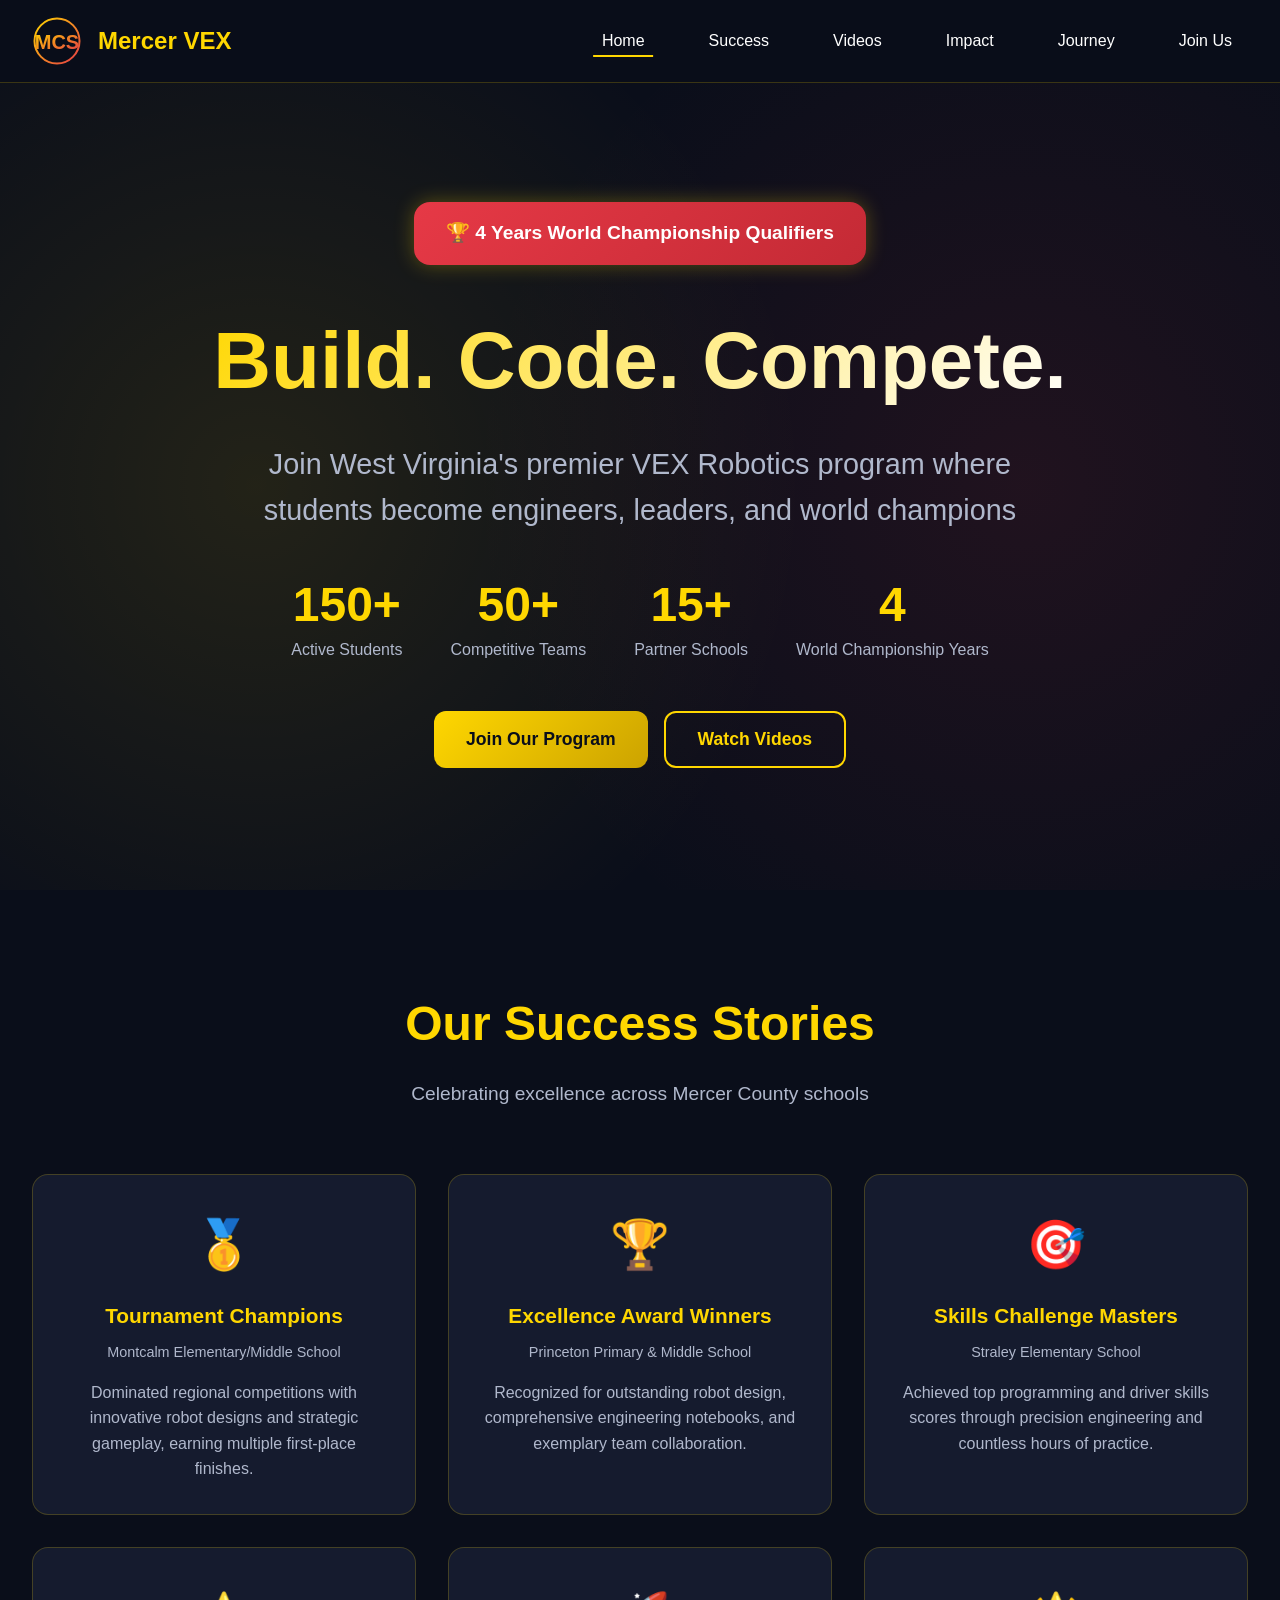
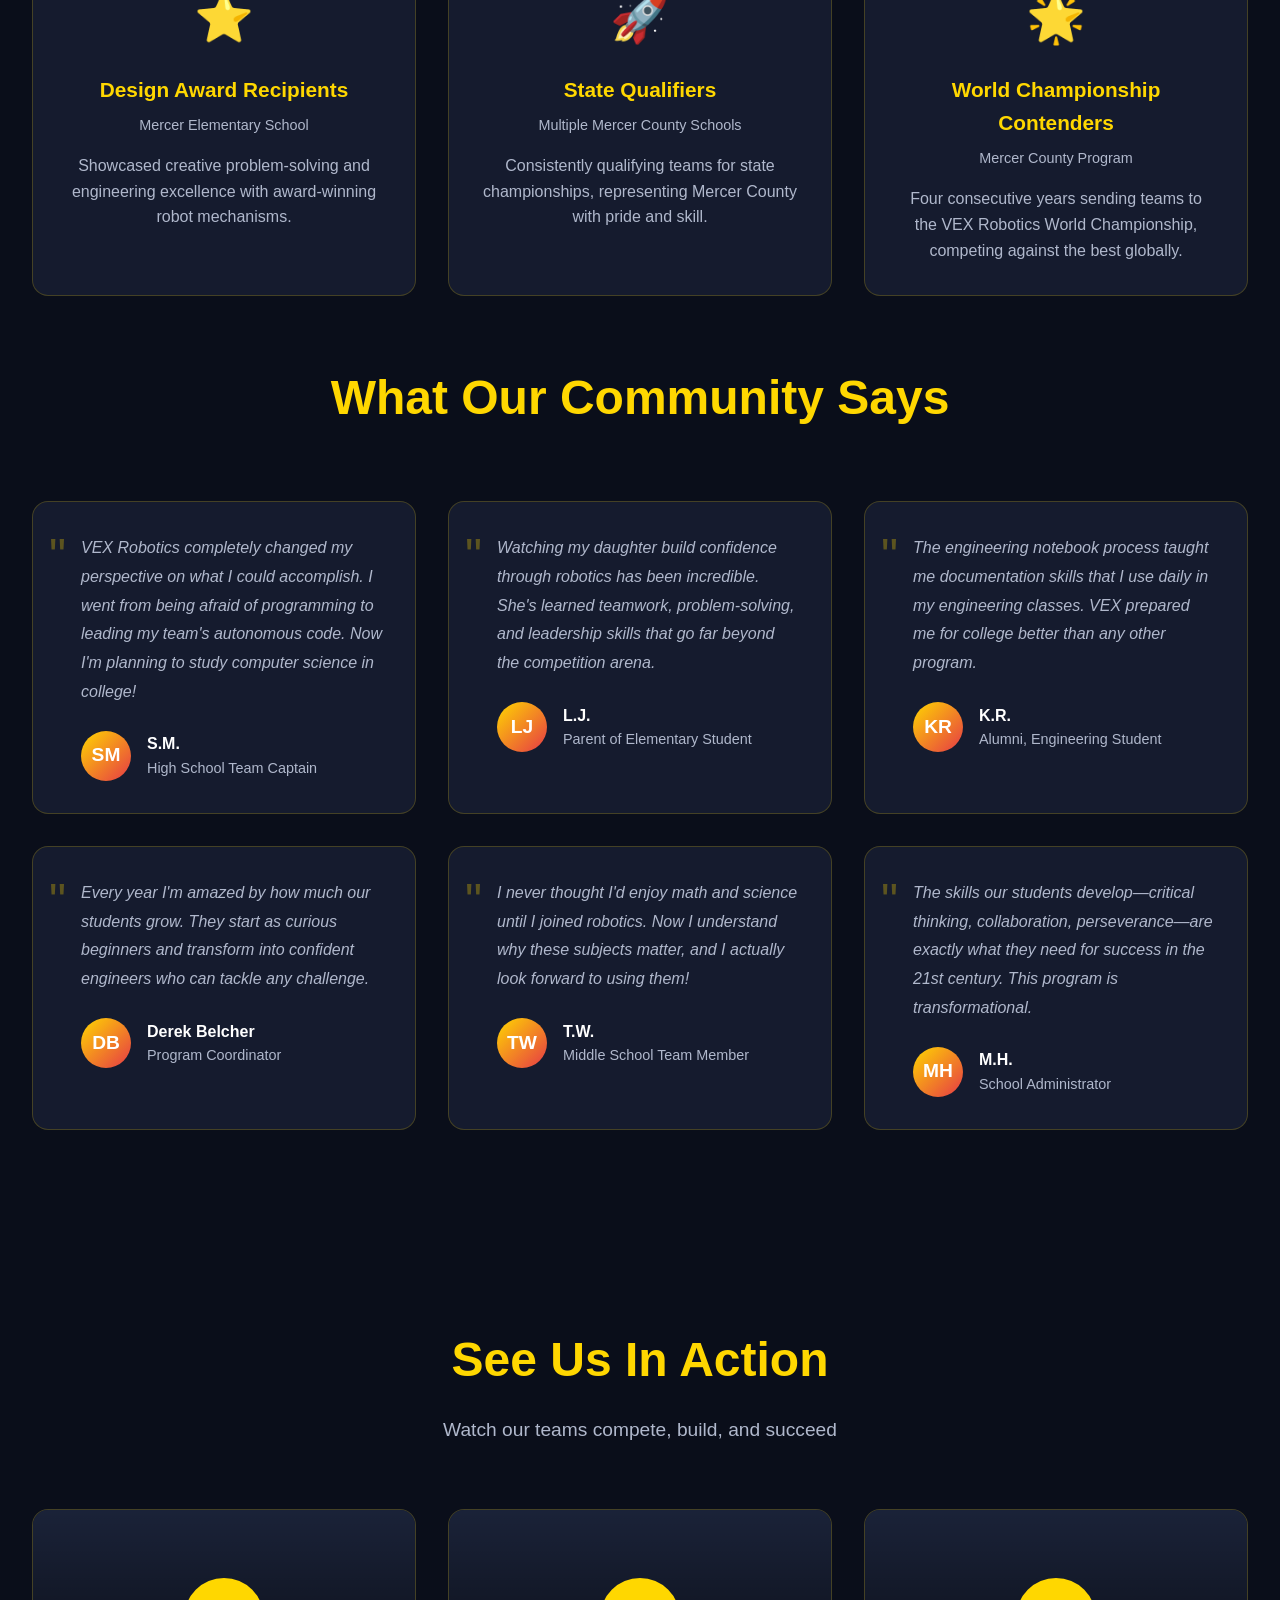
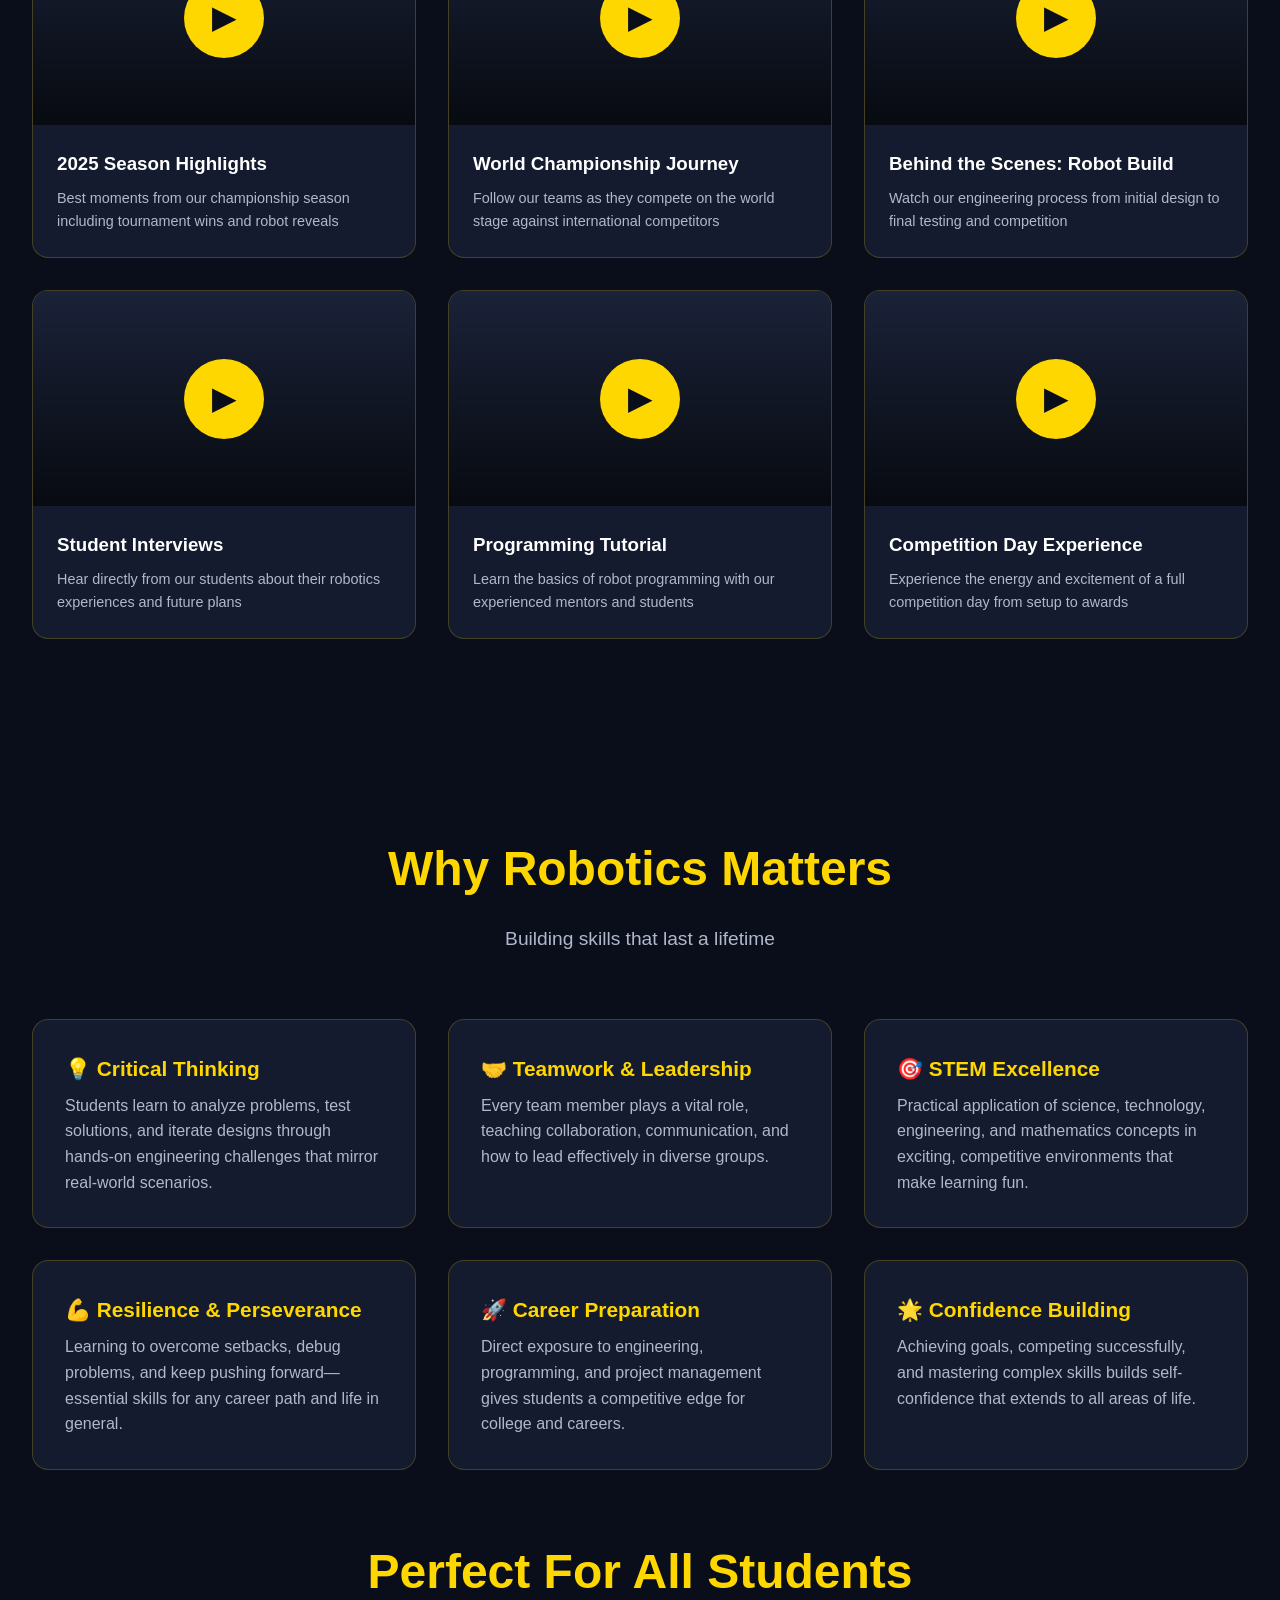
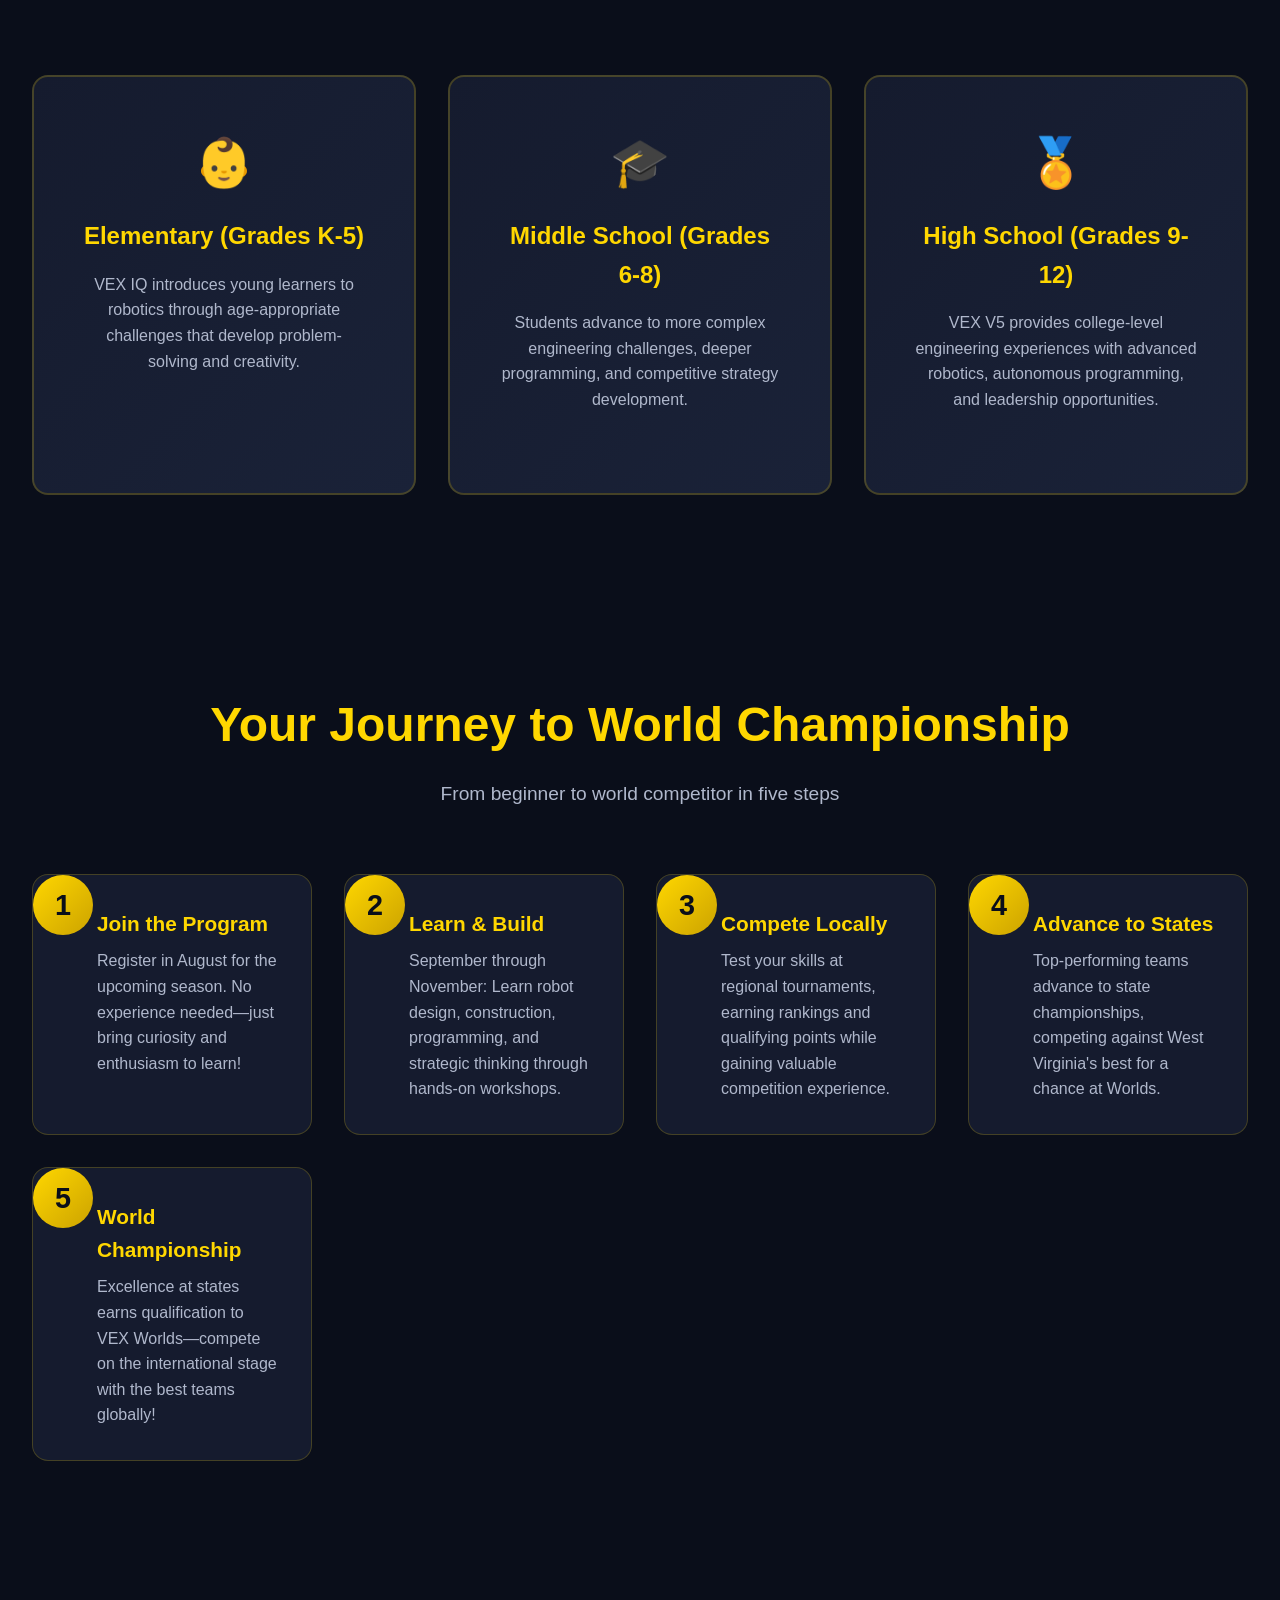
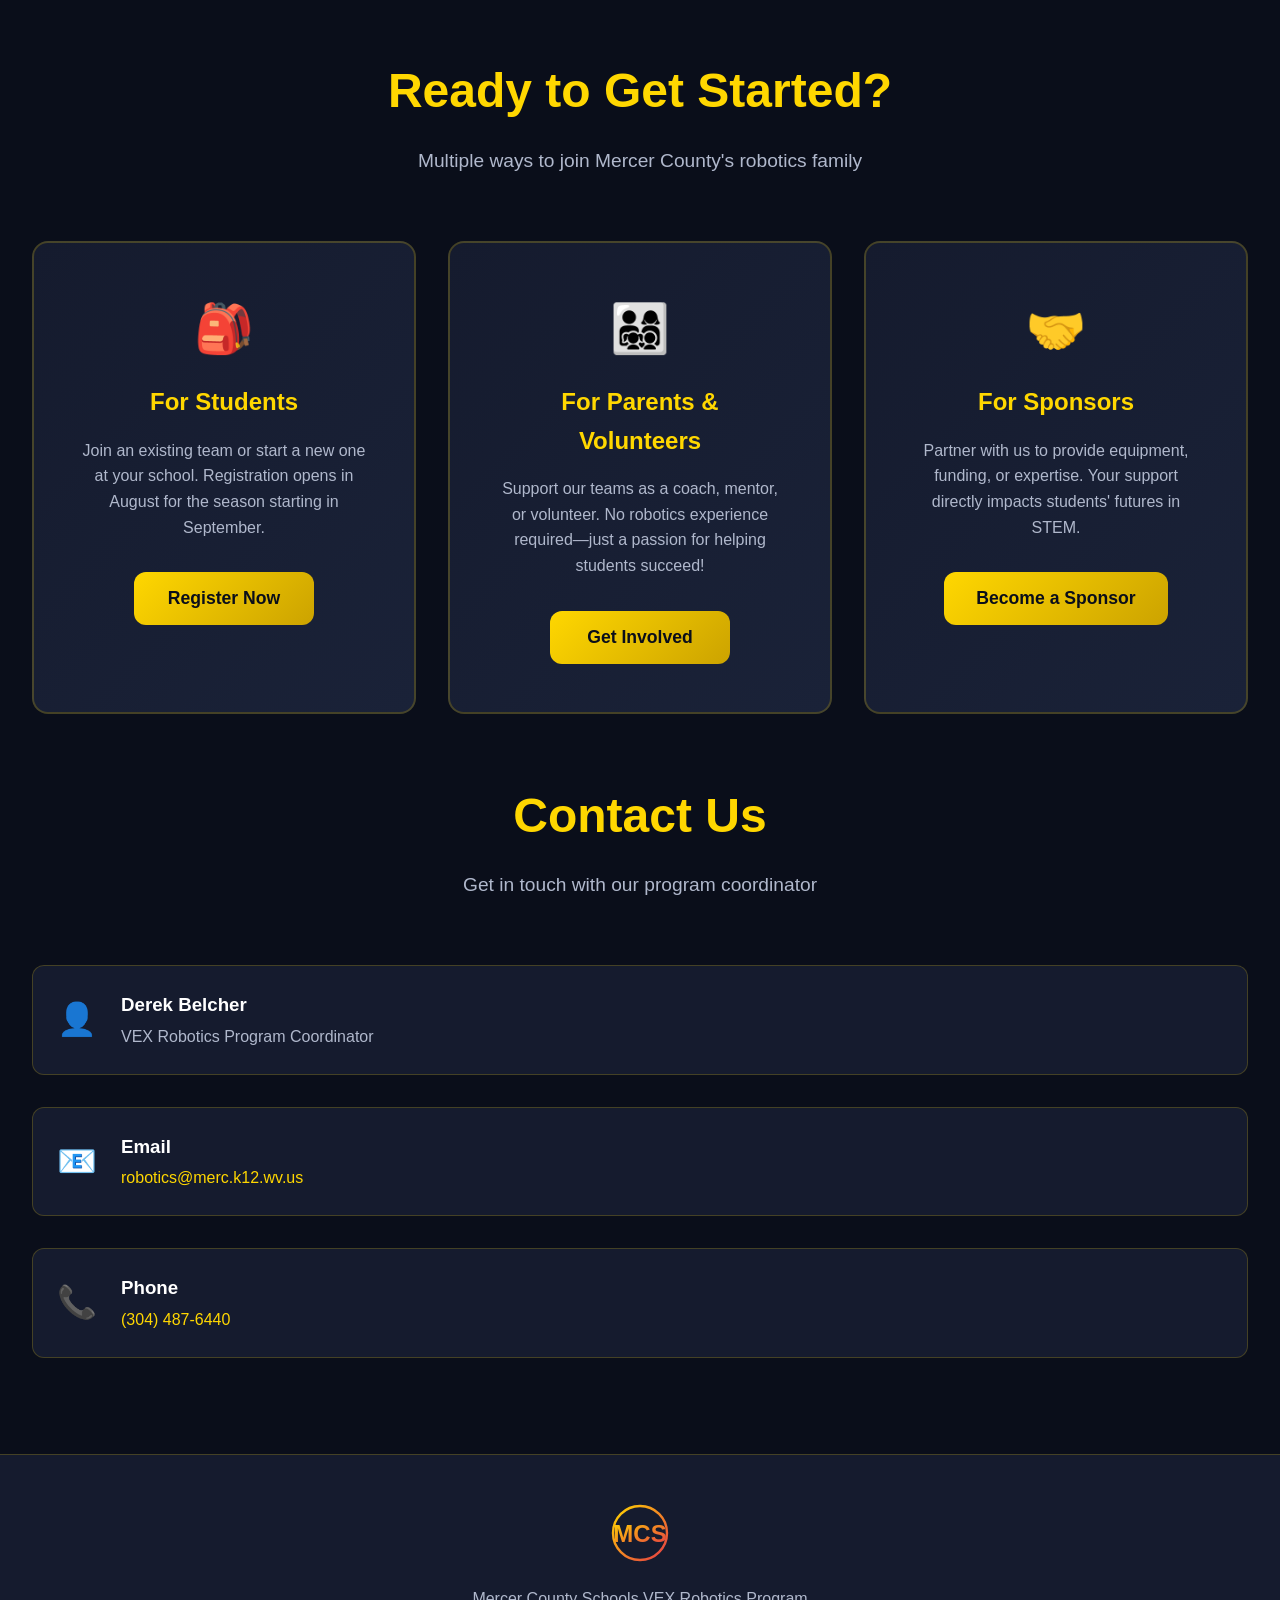
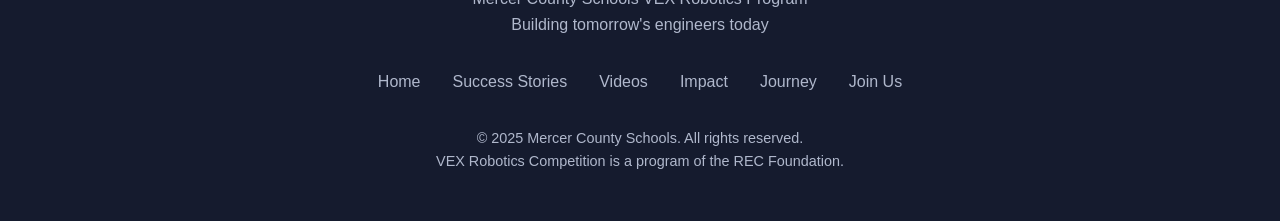
<file: index.html>
<!DOCTYPE html>
<html lang="en">
<head>
    <meta charset="UTF-8">
    <meta name="viewport" content="width=device-width, initial-scale=1.0">
    <meta name="description" content="Mercer County Schools VEX Robotics Program - Building future engineers through hands-on robotics competition. 4-time World Championship qualifiers with 150+ active students.">
    <meta name="keywords" content="VEX Robotics, Mercer County, West Virginia, STEM education, robotics competition, World Championship">
    <meta name="author" content="Mercer County Schools">
    
    <!-- Open Graph -->
    <meta property="og:title" content="Mercer County VEX Robotics">
    <meta property="og:description" content="Build. Code. Compete. Join WV's premier robotics program.">
    <meta property="og:type" content="website">
    
    <!-- Twitter Card -->
    <meta name="twitter:card" content="summary_large_image">
    <meta name="twitter:title" content="Mercer County VEX Robotics">
    
    <title>Mercer County VEX Robotics | Build. Code. Compete.</title>
    
    <style>
        /* ===== CSS VARIABLES ===== */
        :root {
            --primary-gold: #FFD700;
            --dark-gold: #CCA300;
            --vex-red: #E63946;
            --dark-red: #C42A35;
            --bg-dark: #0A0E1A;
            --bg-card: #151B2E;
            --bg-card-hover: #1A2238;
            --text-light: #FFFFFF;
            --text-gray: #B0B8CC;
            --border-color: rgba(255, 215, 0, 0.2);
            
            --spacing-xs: 0.5rem;
            --spacing-sm: 1rem;
            --spacing-md: 2rem;
            --spacing-lg: 4rem;
            --spacing-xl: 6rem;
            
            --radius-sm: 8px;
            --radius-md: 12px;
            --radius-lg: 16px;
            --radius-xl: 24px;
            
            --transition-fast: 0.2s ease;
            --transition-normal: 0.3s ease;
            --transition-slow: 0.5s ease;
            
            --shadow-sm: 0 2px 8px rgba(0, 0, 0, 0.2);
            --shadow-md: 0 4px 16px rgba(0, 0, 0, 0.3);
            --shadow-lg: 0 8px 32px rgba(0, 0, 0, 0.4);
            --shadow-glow: 0 0 20px rgba(255, 215, 0, 0.3);
            
            --z-modal: 1000;
            --z-header: 100;
            --z-cursor: 9999;
        }
        
        /* ===== RESET & BASE ===== */
        * {
            margin: 0;
            padding: 0;
            box-sizing: border-box;
        }
        
        html {
            scroll-behavior: smooth;
            font-size: 16px;
        }
        
        body {
            font-family: -apple-system, BlinkMacSystemFont, 'Segoe UI', Roboto, 'Helvetica Neue', Arial, sans-serif;
            background-color: var(--bg-dark);
            color: var(--text-light);
            line-height: 1.6;
            overflow-x: hidden;
        }
        
        img {
            max-width: 100%;
            height: auto;
            display: block;
        }
        
        a {
            color: inherit;
            text-decoration: none;
        }
        
        /* ===== CUSTOM CURSOR (Desktop Only) ===== */
        @media (hover: hover) and (pointer: fine) {
            body {
                cursor: none;
            }
            
            .cursor-glow {
                position: fixed;
                width: 30px;
                height: 30px;
                border-radius: 50%;
                background: radial-gradient(circle, var(--primary-gold) 0%, transparent 70%);
                pointer-events: none;
                z-index: var(--z-cursor);
                opacity: 0;
                transition: opacity 0.3s ease;
                mix-blend-mode: screen;
            }
            
            .cursor-glow.active {
                opacity: 0.6;
            }
        }
        
        /* ===== HEADER & NAVIGATION ===== */
        header {
            position: fixed;
            top: 0;
            left: 0;
            right: 0;
            background: rgba(10, 14, 26, 0.95);
            backdrop-filter: blur(10px);
            z-index: var(--z-header);
            border-bottom: 1px solid var(--border-color);
        }
        
        nav {
            max-width: 1400px;
            margin: 0 auto;
            padding: 1rem 2rem;
            display: flex;
            justify-content: space-between;
            align-items: center;
        }
        
        .logo-container {
            display: flex;
            align-items: center;
            gap: 1rem;
        }
        
        .logo {
            width: 50px;
            height: 50px;
            animation: float 3s ease-in-out infinite;
        }
        
        .logo-text {
            font-size: 1.5rem;
            font-weight: 700;
            color: var(--primary-gold);
        }
        
        .nav-links {
            display: flex;
            list-style: none;
            gap: 2rem;
            align-items: center;
        }
        
        .nav-links a {
            position: relative;
            padding: 0.5rem 1rem;
            transition: color var(--transition-fast);
            font-weight: 500;
        }
        
        .nav-links a:hover {
            color: var(--primary-gold);
        }
        
        .nav-links a::after {
            content: '';
            position: absolute;
            bottom: 0;
            left: 50%;
            width: 0;
            height: 2px;
            background: var(--primary-gold);
            transform: translateX(-50%);
            transition: width var(--transition-normal);
        }
        
        .nav-links a:hover::after,
        .nav-links a.active::after {
            width: 80%;
        }
        
        .mobile-menu-btn {
            display: none;
            background: none;
            border: none;
            cursor: pointer;
            padding: 0.5rem;
        }
        
        .mobile-menu-btn span {
            display: block;
            width: 25px;
            height: 3px;
            background: var(--text-light);
            margin: 5px 0;
            transition: var(--transition-normal);
        }
        
        /* ===== MAIN CONTENT ===== */
        main {
            margin-top: 80px;
        }
        
        section {
            padding: var(--spacing-xl) var(--spacing-md);
            max-width: 1400px;
            margin: 0 auto;
        }
        
        /* ===== HERO SECTION ===== */
        .hero {
            position: relative;
            min-height: 90vh;
            display: flex;
            flex-direction: column;
            justify-content: center;
            align-items: center;
            text-align: center;
            overflow: hidden;
            padding: var(--spacing-xl) var(--spacing-md);
        }
        
        .hero::before {
            content: '';
            position: absolute;
            top: 0;
            left: 0;
            right: 0;
            bottom: 0;
            background: 
                radial-gradient(circle at 20% 50%, rgba(255, 215, 0, 0.1) 0%, transparent 50%),
                radial-gradient(circle at 80% 50%, rgba(230, 57, 70, 0.1) 0%, transparent 50%);
            z-index: -1;
        }
        
        .hero-banner {
            background: linear-gradient(135deg, var(--vex-red), var(--dark-red));
            color: white;
            padding: 1rem 2rem;
            border-radius: var(--radius-lg);
            margin-bottom: 2rem;
            font-weight: 700;
            font-size: 1.2rem;
            box-shadow: var(--shadow-glow);
            animation: pulse 2s ease-in-out infinite;
        }
        
        .hero h1 {
            font-size: clamp(2.5rem, 8vw, 5rem);
            font-weight: 900;
            margin-bottom: 1rem;
            background: linear-gradient(135deg, var(--primary-gold), #FFF);
            -webkit-background-clip: text;
            -webkit-text-fill-color: transparent;
            background-clip: text;
        }
        
        .hero-subtitle {
            font-size: clamp(1.2rem, 3vw, 1.8rem);
            color: var(--text-gray);
            margin-bottom: 3rem;
            max-width: 800px;
        }
        
        .hero-stats {
            display: flex;
            gap: 3rem;
            flex-wrap: wrap;
            justify-content: center;
            margin-bottom: 3rem;
        }
        
        .stat-box {
            text-align: center;
        }
        
        .stat-number {
            display: block;
            font-size: 3rem;
            font-weight: 900;
            color: var(--primary-gold);
            line-height: 1;
        }
        
        .stat-label {
            display: block;
            color: var(--text-gray);
            margin-top: 0.5rem;
            font-size: 1rem;
        }
        
        .cta-buttons {
            display: flex;
            gap: 1rem;
            flex-wrap: wrap;
            justify-content: center;
        }
        
        .btn {
            padding: 1rem 2rem;
            border-radius: var(--radius-md);
            font-weight: 600;
            font-size: 1.1rem;
            cursor: pointer;
            transition: all var(--transition-normal);
            border: none;
            min-width: 180px;
        }
        
        .btn-primary {
            background: linear-gradient(135deg, var(--primary-gold), var(--dark-gold));
            color: var(--bg-dark);
        }
        
        .btn-primary:hover {
            transform: translateY(-2px);
            box-shadow: var(--shadow-glow);
        }
        
        .btn-secondary {
            background: transparent;
            border: 2px solid var(--primary-gold);
            color: var(--primary-gold);
        }
        
        .btn-secondary:hover {
            background: var(--primary-gold);
            color: var(--bg-dark);
        }
        
        /* ===== SECTION STYLING ===== */
        .section-header {
            text-align: center;
            margin-bottom: var(--spacing-lg);
        }
        
        .section-title {
            font-size: clamp(2rem, 5vw, 3rem);
            font-weight: 800;
            margin-bottom: 1rem;
            color: var(--primary-gold);
        }
        
        .section-subtitle {
            font-size: 1.2rem;
            color: var(--text-gray);
            max-width: 700px;
            margin: 0 auto;
        }
        
        /* ===== CARDS & GRIDS ===== */
        .grid {
            display: grid;
            gap: 2rem;
            grid-template-columns: repeat(auto-fit, minmax(300px, 1fr));
        }
        
        .card {
            background: var(--bg-card);
            border-radius: var(--radius-lg);
            padding: 2rem;
            border: 1px solid var(--border-color);
            transition: all var(--transition-normal);
            position: relative;
            overflow: hidden;
        }
        
        .card::before {
            content: '';
            position: absolute;
            top: 0;
            left: 0;
            right: 0;
            height: 4px;
            background: linear-gradient(90deg, var(--primary-gold), var(--vex-red));
            transform: scaleX(0);
            transition: transform var(--transition-normal);
        }
        
        .card:hover {
            transform: translateY(-8px);
            box-shadow: var(--shadow-lg);
            border-color: var(--primary-gold);
            background: var(--bg-card-hover);
        }
        
        .card:hover::before {
            transform: scaleX(1);
        }
        
        /* ===== ACHIEVEMENT CARDS ===== */
        .achievement-card {
            text-align: center;
        }
        
        .achievement-icon {
            font-size: 3rem;
            margin-bottom: 1rem;
        }
        
        .achievement-title {
            font-size: 1.3rem;
            font-weight: 700;
            color: var(--primary-gold);
            margin-bottom: 0.5rem;
        }
        
        .achievement-school {
            color: var(--text-gray);
            font-size: 0.9rem;
            margin-bottom: 1rem;
        }
        
        .achievement-description {
            color: var(--text-gray);
            line-height: 1.6;
        }
        
        /* ===== TESTIMONIALS ===== */
        .testimonial-card {
            position: relative;
            padding-left: 3rem;
        }
        
        .testimonial-quote {
            font-size: 3rem;
            color: var(--primary-gold);
            position: absolute;
            top: 1rem;
            left: 1rem;
            opacity: 0.3;
        }
        
        .testimonial-text {
            font-style: italic;
            color: var(--text-gray);
            margin-bottom: 1.5rem;
            line-height: 1.8;
        }
        
        .testimonial-author {
            display: flex;
            align-items: center;
            gap: 1rem;
        }
        
        .testimonial-avatar {
            width: 50px;
            height: 50px;
            border-radius: 50%;
            background: linear-gradient(135deg, var(--primary-gold), var(--vex-red));
            display: flex;
            align-items: center;
            justify-content: center;
            font-weight: 700;
            font-size: 1.2rem;
        }
        
        .testimonial-info {
            flex: 1;
        }
        
        .testimonial-name {
            font-weight: 600;
            color: var(--text-light);
        }
        
        .testimonial-role {
            font-size: 0.9rem;
            color: var(--text-gray);
        }
        
        /* ===== VIDEO COMPONENTS ===== */
        .video-card {
            cursor: pointer;
            position: relative;
            padding: 0;
            overflow: hidden;
        }
        
        .video-thumbnail {
            width: 100%;
            aspect-ratio: 16/9;
            background: var(--bg-card-hover);
            display: flex;
            align-items: center;
            justify-content: center;
            position: relative;
        }
        
        .video-thumbnail::before {
            content: '';
            position: absolute;
            inset: 0;
            background: linear-gradient(to bottom, transparent, rgba(0,0,0,0.7));
        }
        
        .play-icon {
            width: 80px;
            height: 80px;
            background: var(--primary-gold);
            border-radius: 50%;
            display: flex;
            align-items: center;
            justify-content: center;
            font-size: 2rem;
            color: var(--bg-dark);
            transition: all var(--transition-normal);
            position: relative;
            z-index: 1;
        }
        
        .video-card:hover .play-icon {
            transform: scale(1.1);
            box-shadow: 0 0 30px var(--primary-gold);
        }
        
        .video-info {
            padding: 1.5rem;
        }
        
        .video-title {
            font-weight: 700;
            margin-bottom: 0.5rem;
            color: var(--text-light);
        }
        
        .video-description {
            color: var(--text-gray);
            font-size: 0.9rem;
        }
        
        /* ===== JOURNEY STEPS ===== */
        .journey-steps {
            display: grid;
            gap: 2rem;
            grid-template-columns: repeat(auto-fit, minmax(250px, 1fr));
        }
        
        .step-card {
            position: relative;
            padding-left: 4rem;
        }
        
        .step-number {
            position: absolute;
            left: 0;
            top: 0;
            width: 60px;
            height: 60px;
            background: linear-gradient(135deg, var(--primary-gold), var(--dark-gold));
            border-radius: 50%;
            display: flex;
            align-items: center;
            justify-content: center;
            font-size: 1.8rem;
            font-weight: 900;
            color: var(--bg-dark);
        }
        
        .step-title {
            font-size: 1.3rem;
            font-weight: 700;
            margin-bottom: 0.5rem;
            color: var(--primary-gold);
        }
        
        .step-description {
            color: var(--text-gray);
            line-height: 1.6;
        }
        
        /* ===== CTA BOXES ===== */
        .cta-grid {
            display: grid;
            gap: 2rem;
            grid-template-columns: repeat(auto-fit, minmax(300px, 1fr));
            margin-top: var(--spacing-lg);
        }
        
        .cta-box {
            background: linear-gradient(135deg, var(--bg-card), var(--bg-card-hover));
            border-radius: var(--radius-lg);
            padding: 3rem;
            text-align: center;
            border: 2px solid var(--border-color);
            transition: all var(--transition-normal);
        }
        
        .cta-box:hover {
            border-color: var(--primary-gold);
            transform: translateY(-8px);
            box-shadow: var(--shadow-glow);
        }
        
        .cta-icon {
            font-size: 3rem;
            margin-bottom: 1rem;
        }
        
        .cta-title {
            font-size: 1.5rem;
            font-weight: 700;
            margin-bottom: 1rem;
            color: var(--primary-gold);
        }
        
        .cta-description {
            color: var(--text-gray);
            margin-bottom: 2rem;
            line-height: 1.6;
        }
        
        /* ===== CONTACT SECTION ===== */
        .contact-info {
            display: flex;
            flex-direction: column;
            gap: 2rem;
            margin-top: 3rem;
        }
        
        .contact-item {
            display: flex;
            align-items: center;
            gap: 1.5rem;
            padding: 1.5rem;
            background: var(--bg-card);
            border-radius: var(--radius-md);
            border: 1px solid var(--border-color);
            transition: all var(--transition-normal);
        }
        
        .contact-item:hover {
            border-color: var(--primary-gold);
            transform: translateX(10px);
        }
        
        .contact-icon {
            font-size: 2rem;
            color: var(--primary-gold);
        }
        
        .contact-details h3 {
            font-weight: 700;
            margin-bottom: 0.25rem;
        }
        
        .contact-details p {
            color: var(--text-gray);
        }
        
        .contact-details a {
            color: var(--primary-gold);
            transition: color var(--transition-fast);
        }
        
        .contact-details a:hover {
            color: var(--dark-gold);
        }
        
        /* ===== VIDEO MODAL ===== */
        .modal {
            display: none;
            position: fixed;
            top: 0;
            left: 0;
            right: 0;
            bottom: 0;
            background: rgba(0, 0, 0, 0.9);
            z-index: var(--z-modal);
            align-items: center;
            justify-content: center;
            padding: 2rem;
        }
        
        .modal.active {
            display: flex;
            animation: fadeIn 0.3s ease;
        }
        
        .modal-content {
            position: relative;
            width: 100%;
            max-width: 1200px;
            aspect-ratio: 16/9;
            background: #000;
            border-radius: var(--radius-lg);
            overflow: hidden;
            animation: slideUp 0.3s ease;
        }
        
        .modal-close {
            position: absolute;
            top: -40px;
            right: 0;
            background: var(--vex-red);
            color: white;
            border: none;
            width: 40px;
            height: 40px;
            border-radius: 50%;
            cursor: pointer;
            font-size: 1.5rem;
            transition: all var(--transition-fast);
            display: flex;
            align-items: center;
            justify-content: center;
        }
        
        .modal-close:hover {
            background: var(--dark-red);
            transform: rotate(90deg);
        }
        
        .modal iframe {
            width: 100%;
            height: 100%;
            border: none;
        }
        
        /* ===== FOOTER ===== */
        footer {
            background: var(--bg-card);
            border-top: 1px solid var(--border-color);
            padding: 3rem 2rem;
            text-align: center;
        }
        
        .footer-content {
            max-width: 1400px;
            margin: 0 auto;
        }
        
        .footer-logo {
            width: 60px;
            height: 60px;
            margin: 0 auto 1rem;
        }
        
        .footer-text {
            color: var(--text-gray);
            margin-bottom: 2rem;
        }
        
        .footer-links {
            display: flex;
            gap: 2rem;
            justify-content: center;
            margin-bottom: 2rem;
            flex-wrap: wrap;
        }
        
        .footer-links a {
            color: var(--text-gray);
            transition: color var(--transition-fast);
        }
        
        .footer-links a:hover {
            color: var(--primary-gold);
        }
        
        .footer-copyright {
            color: var(--text-gray);
            font-size: 0.9rem;
        }
        
        /* ===== ANIMATIONS ===== */
        @keyframes pulse {
            0%, 100% { transform: scale(1); }
            50% { transform: scale(1.05); }
        }
        
        @keyframes float {
            0%, 100% { transform: translateY(0); }
            50% { transform: translateY(-10px); }
        }
        
        @keyframes fadeIn {
            from { opacity: 0; }
            to { opacity: 1; }
        }
        
        @keyframes slideUp {
            from { transform: translateY(50px); opacity: 0; }
            to { transform: translateY(0); opacity: 1; }
        }
        
        @keyframes fadeInUp {
            from {
                opacity: 0;
                transform: translateY(30px);
            }
            to {
                opacity: 1;
                transform: translateY(0);
            }
        }
        
        /* ===== RESPONSIVE - TABLET ===== */
        @media (max-width: 1024px) {
            .hero-stats {
                gap: 2rem;
            }
            
            .stat-number {
                font-size: 2.5rem;
            }
            
            section {
                padding: var(--spacing-lg) var(--spacing-sm);
            }
        }
        
        /* ===== RESPONSIVE - MOBILE ===== */
        @media (max-width: 768px) {
            .nav-links {
                position: fixed;
                top: 80px;
                left: -100%;
                width: 100%;
                height: calc(100vh - 80px);
                background: rgba(10, 14, 26, 0.98);
                backdrop-filter: blur(10px);
                flex-direction: column;
                padding: 2rem;
                transition: left var(--transition-normal);
            }
            
            .nav-links.active {
                left: 0;
            }
            
            .mobile-menu-btn {
                display: block;
            }
            
            .mobile-menu-btn.active span:nth-child(1) {
                transform: rotate(45deg) translate(5px, 5px);
            }
            
            .mobile-menu-btn.active span:nth-child(2) {
                opacity: 0;
            }
            
            .mobile-menu-btn.active span:nth-child(3) {
                transform: rotate(-45deg) translate(7px, -6px);
            }
            
            .hero {
                min-height: 80vh;
                padding: var(--spacing-lg) var(--spacing-sm);
            }
            
            .hero-stats {
                flex-direction: column;
                gap: 1.5rem;
            }
            
            .cta-buttons {
                flex-direction: column;
                width: 100%;
            }
            
            .btn {
                width: 100%;
            }
            
            .grid {
                grid-template-columns: 1fr;
            }
            
            .modal-content {
                max-width: 100%;
            }
            
            .modal-close {
                top: -50px;
            }
        }
        
        /* ===== RESPONSIVE - SMALL MOBILE ===== */
        @media (max-width: 480px) {
            nav {
                padding: 1rem;
            }
            
            .logo {
                width: 40px;
                height: 40px;
            }
            
            .logo-text {
                font-size: 1.2rem;
            }
            
            .hero-banner {
                font-size: 1rem;
                padding: 0.75rem 1.5rem;
            }
            
            .stat-number {
                font-size: 2rem;
            }
            
            section {
                padding: var(--spacing-md) var(--spacing-sm);
            }
            
            .card {
                padding: 1.5rem;
            }
            
            .step-card {
                padding-left: 0;
                padding-top: 5rem;
            }
            
            .step-number {
                left: 50%;
                transform: translateX(-50%);
            }
            
            .cta-box {
                padding: 2rem;
            }
        }
        
        /* ===== ACCESSIBILITY ===== */
        .sr-only {
            position: absolute;
            width: 1px;
            height: 1px;
            padding: 0;
            margin: -1px;
            overflow: hidden;
            clip: rect(0, 0, 0, 0);
            white-space: nowrap;
            border-width: 0;
        }
        
        *:focus-visible {
            outline: 2px solid var(--primary-gold);
            outline-offset: 2px;
        }
        
        /* ===== PRINT STYLES ===== */
        @media print {
            header, footer, .modal, .cursor-glow, .mobile-menu-btn {
                display: none;
            }
            
            body {
                color: black;
                background: white;
            }
            
            .card {
                break-inside: avoid;
            }
        }
    </style>
</head>
<body>
    <!-- Custom Cursor -->
    <div class="cursor-glow"></div>
    
    <!-- Header -->
    <header>
        <nav>
            <div class="logo-container">
                <svg class="logo" viewBox="0 0 200 200" xmlns="http://www.w3.org/2000/svg">
                    <defs>
                        <linearGradient id="logoGradient" x1="0%" y1="0%" x2="100%" y2="100%">
                            <stop offset="0%" style="stop-color:#FFD700;stop-opacity:1" />
                            <stop offset="100%" style="stop-color:#E63946;stop-opacity:1" />
                        </linearGradient>
                    </defs>
                    <circle cx="100" cy="100" r="90" fill="none" stroke="url(#logoGradient)" stroke-width="8"/>
                    <text x="100" y="130" font-family="Arial, sans-serif" font-size="80" font-weight="bold" text-anchor="middle" fill="url(#logoGradient)">MCS</text>
                </svg>
                <span class="logo-text">Mercer VEX</span>
            </div>
            
            <ul class="nav-links">
                <li><a href="#home" class="active">Home</a></li>
                <li><a href="#success">Success</a></li>
                <li><a href="#videos">Videos</a></li>
                <li><a href="#impact">Impact</a></li>
                <li><a href="#journey">Journey</a></li>
                <li><a href="#join">Join Us</a></li>
            </ul>
            
            <button class="mobile-menu-btn" aria-label="Toggle mobile menu">
                <span></span>
                <span></span>
                <span></span>
            </button>
        </nav>
    </header>
    
    <!-- Main Content -->
    <main>
        <!-- Hero Section -->
        <section id="home" class="hero">
            <div class="hero-banner">🏆 4 Years World Championship Qualifiers</div>
            <h1>Build. Code. Compete.</h1>
            <p class="hero-subtitle">Join West Virginia's premier VEX Robotics program where students become engineers, leaders, and world champions</p>
            
            <div class="hero-stats">
                <div class="stat-box">
                    <span class="stat-number">150+</span>
                    <span class="stat-label">Active Students</span>
                </div>
                <div class="stat-box">
                    <span class="stat-number">50+</span>
                    <span class="stat-label">Competitive Teams</span>
                </div>
                <div class="stat-box">
                    <span class="stat-number">15+</span>
                    <span class="stat-label">Partner Schools</span>
                </div>
                <div class="stat-box">
                    <span class="stat-number">4</span>
                    <span class="stat-label">World Championship Years</span>
                </div>
            </div>
            
            <div class="cta-buttons">
                <button class="btn btn-primary" onclick="window.location.href='#join'">Join Our Program</button>
                <button class="btn btn-secondary" onclick="window.location.href='#videos'">Watch Videos</button>
            </div>
        </section>
        
        <!-- Success Stories Section -->
        <section id="success">
            <div class="section-header">
                <h2 class="section-title">Our Success Stories</h2>
                <p class="section-subtitle">Celebrating excellence across Mercer County schools</p>
            </div>
            
            <div class="grid">
                <div class="card achievement-card">
                    <div class="achievement-icon">🥇</div>
                    <h3 class="achievement-title">Tournament Champions</h3>
                    <p class="achievement-school">Montcalm Elementary/Middle School</p>
                    <p class="achievement-description">Dominated regional competitions with innovative robot designs and strategic gameplay, earning multiple first-place finishes.</p>
                </div>
                
                <div class="card achievement-card">
                    <div class="achievement-icon">🏆</div>
                    <h3 class="achievement-title">Excellence Award Winners</h3>
                    <p class="achievement-school">Princeton Primary & Middle School</p>
                    <p class="achievement-description">Recognized for outstanding robot design, comprehensive engineering notebooks, and exemplary team collaboration.</p>
                </div>
                
                <div class="card achievement-card">
                    <div class="achievement-icon">🎯</div>
                    <h3 class="achievement-title">Skills Challenge Masters</h3>
                    <p class="achievement-school">Straley Elementary School</p>
                    <p class="achievement-description">Achieved top programming and driver skills scores through precision engineering and countless hours of practice.</p>
                </div>
                
                <div class="card achievement-card">
                    <div class="achievement-icon">⭐</div>
                    <h3 class="achievement-title">Design Award Recipients</h3>
                    <p class="achievement-school">Mercer Elementary School</p>
                    <p class="achievement-description">Showcased creative problem-solving and engineering excellence with award-winning robot mechanisms.</p>
                </div>
                
                <div class="card achievement-card">
                    <div class="achievement-icon">🚀</div>
                    <h3 class="achievement-title">State Qualifiers</h3>
                    <p class="achievement-school">Multiple Mercer County Schools</p>
                    <p class="achievement-description">Consistently qualifying teams for state championships, representing Mercer County with pride and skill.</p>
                </div>
                
                <div class="card achievement-card">
                    <div class="achievement-icon">🌟</div>
                    <h3 class="achievement-title">World Championship Contenders</h3>
                    <p class="achievement-school">Mercer County Program</p>
                    <p class="achievement-description">Four consecutive years sending teams to the VEX Robotics World Championship, competing against the best globally.</p>
                </div>
            </div>
            
            <!-- Testimonials -->
            <div class="section-header" style="margin-top: 4rem;">
                <h2 class="section-title">What Our Community Says</h2>
            </div>
            
            <div class="grid">
                <div class="card testimonial-card">
                    <div class="testimonial-quote">"</div>
                    <p class="testimonial-text">VEX Robotics completely changed my perspective on what I could accomplish. I went from being afraid of programming to leading my team's autonomous code. Now I'm planning to study computer science in college!</p>
                    <div class="testimonial-author">
                        <div class="testimonial-avatar">SM</div>
                        <div class="testimonial-info">
                            <div class="testimonial-name">S.M.</div>
                            <div class="testimonial-role">High School Team Captain</div>
                        </div>
                    </div>
                </div>
                
                <div class="card testimonial-card">
                    <div class="testimonial-quote">"</div>
                    <p class="testimonial-text">Watching my daughter build confidence through robotics has been incredible. She's learned teamwork, problem-solving, and leadership skills that go far beyond the competition arena.</p>
                    <div class="testimonial-author">
                        <div class="testimonial-avatar">LJ</div>
                        <div class="testimonial-info">
                            <div class="testimonial-name">L.J.</div>
                            <div class="testimonial-role">Parent of Elementary Student</div>
                        </div>
                    </div>
                </div>
                
                <div class="card testimonial-card">
                    <div class="testimonial-quote">"</div>
                    <p class="testimonial-text">The engineering notebook process taught me documentation skills that I use daily in my engineering classes. VEX prepared me for college better than any other program.</p>
                    <div class="testimonial-author">
                        <div class="testimonial-avatar">KR</div>
                        <div class="testimonial-info">
                            <div class="testimonial-name">K.R.</div>
                            <div class="testimonial-role">Alumni, Engineering Student</div>
                        </div>
                    </div>
                </div>
                
                <div class="card testimonial-card">
                    <div class="testimonial-quote">"</div>
                    <p class="testimonial-text">Every year I'm amazed by how much our students grow. They start as curious beginners and transform into confident engineers who can tackle any challenge.</p>
                    <div class="testimonial-author">
                        <div class="testimonial-avatar">DB</div>
                        <div class="testimonial-info">
                            <div class="testimonial-name">Derek Belcher</div>
                            <div class="testimonial-role">Program Coordinator</div>
                        </div>
                    </div>
                </div>
                
                <div class="card testimonial-card">
                    <div class="testimonial-quote">"</div>
                    <p class="testimonial-text">I never thought I'd enjoy math and science until I joined robotics. Now I understand why these subjects matter, and I actually look forward to using them!</p>
                    <div class="testimonial-author">
                        <div class="testimonial-avatar">TW</div>
                        <div class="testimonial-info">
                            <div class="testimonial-name">T.W.</div>
                            <div class="testimonial-role">Middle School Team Member</div>
                        </div>
                    </div>
                </div>
                
                <div class="card testimonial-card">
                    <div class="testimonial-quote">"</div>
                    <p class="testimonial-text">The skills our students develop—critical thinking, collaboration, perseverance—are exactly what they need for success in the 21st century. This program is transformational.</p>
                    <div class="testimonial-author">
                        <div class="testimonial-avatar">MH</div>
                        <div class="testimonial-info">
                            <div class="testimonial-name">M.H.</div>
                            <div class="testimonial-role">School Administrator</div>
                        </div>
                    </div>
                </div>
            </div>
        </section>
        
        <!-- Videos Section -->
        <section id="videos">
            <div class="section-header">
                <h2 class="section-title">See Us In Action</h2>
                <p class="section-subtitle">Watch our teams compete, build, and succeed</p>
            </div>
            
            <div class="grid">
                <div class="card video-card" data-video-id="dQw4w9WgXcQ">
                    <div class="video-thumbnail">
                        <div class="play-icon">▶</div>
                    </div>
                    <div class="video-info">
                        <h3 class="video-title">2025 Season Highlights</h3>
                        <p class="video-description">Best moments from our championship season including tournament wins and robot reveals</p>
                    </div>
                </div>
                
                <div class="card video-card" data-video-id="dQw4w9WgXcQ">
                    <div class="video-thumbnail">
                        <div class="play-icon">▶</div>
                    </div>
                    <div class="video-info">
                        <h3 class="video-title">World Championship Journey</h3>
                        <p class="video-description">Follow our teams as they compete on the world stage against international competitors</p>
                    </div>
                </div>
                
                <div class="card video-card" data-video-id="dQw4w9WgXcQ">
                    <div class="video-thumbnail">
                        <div class="play-icon">▶</div>
                    </div>
                    <div class="video-info">
                        <h3 class="video-title">Behind the Scenes: Robot Build</h3>
                        <p class="video-description">Watch our engineering process from initial design to final testing and competition</p>
                    </div>
                </div>
                
                <div class="card video-card" data-video-id="dQw4w9WgXcQ">
                    <div class="video-thumbnail">
                        <div class="play-icon">▶</div>
                    </div>
                    <div class="video-info">
                        <h3 class="video-title">Student Interviews</h3>
                        <p class="video-description">Hear directly from our students about their robotics experiences and future plans</p>
                    </div>
                </div>
                
                <div class="card video-card" data-video-id="dQw4w9WgXcQ">
                    <div class="video-thumbnail">
                        <div class="play-icon">▶</div>
                    </div>
                    <div class="video-info">
                        <h3 class="video-title">Programming Tutorial</h3>
                        <p class="video-description">Learn the basics of robot programming with our experienced mentors and students</p>
                    </div>
                </div>
                
                <div class="card video-card" data-video-id="dQw4w9WgXcQ">
                    <div class="video-thumbnail">
                        <div class="play-icon">▶</div>
                    </div>
                    <div class="video-info">
                        <h3 class="video-title">Competition Day Experience</h3>
                        <p class="video-description">Experience the energy and excitement of a full competition day from setup to awards</p>
                    </div>
                </div>
            </div>
        </section>
        
        <!-- Impact Section -->
        <section id="impact">
            <div class="section-header">
                <h2 class="section-title">Why Robotics Matters</h2>
                <p class="section-subtitle">Building skills that last a lifetime</p>
            </div>
            
            <div class="grid">
                <div class="card">
                    <h3 class="achievement-title">💡 Critical Thinking</h3>
                    <p class="achievement-description">Students learn to analyze problems, test solutions, and iterate designs through hands-on engineering challenges that mirror real-world scenarios.</p>
                </div>
                
                <div class="card">
                    <h3 class="achievement-title">🤝 Teamwork & Leadership</h3>
                    <p class="achievement-description">Every team member plays a vital role, teaching collaboration, communication, and how to lead effectively in diverse groups.</p>
                </div>
                
                <div class="card">
                    <h3 class="achievement-title">🎯 STEM Excellence</h3>
                    <p class="achievement-description">Practical application of science, technology, engineering, and mathematics concepts in exciting, competitive environments that make learning fun.</p>
                </div>
                
                <div class="card">
                    <h3 class="achievement-title">💪 Resilience & Perseverance</h3>
                    <p class="achievement-description">Learning to overcome setbacks, debug problems, and keep pushing forward—essential skills for any career path and life in general.</p>
                </div>
                
                <div class="card">
                    <h3 class="achievement-title">🚀 Career Preparation</h3>
                    <p class="achievement-description">Direct exposure to engineering, programming, and project management gives students a competitive edge for college and careers.</p>
                </div>
                
                <div class="card">
                    <h3 class="achievement-title">🌟 Confidence Building</h3>
                    <p class="achievement-description">Achieving goals, competing successfully, and mastering complex skills builds self-confidence that extends to all areas of life.</p>
                </div>
            </div>
            
            <!-- Audience Cards -->
            <div class="section-header" style="margin-top: 4rem;">
                <h2 class="section-title">Perfect For All Students</h2>
            </div>
            
            <div class="grid">
                <div class="card cta-box">
                    <div class="cta-icon">👶</div>
                    <h3 class="cta-title">Elementary (Grades K-5)</h3>
                    <p class="cta-description">VEX IQ introduces young learners to robotics through age-appropriate challenges that develop problem-solving and creativity.</p>
                </div>
                
                <div class="card cta-box">
                    <div class="cta-icon">🎓</div>
                    <h3 class="cta-title">Middle School (Grades 6-8)</h3>
                    <p class="cta-description">Students advance to more complex engineering challenges, deeper programming, and competitive strategy development.</p>
                </div>
                
                <div class="card cta-box">
                    <div class="cta-icon">🏅</div>
                    <h3 class="cta-title">High School (Grades 9-12)</h3>
                    <p class="cta-description">VEX V5 provides college-level engineering experiences with advanced robotics, autonomous programming, and leadership opportunities.</p>
                </div>
            </div>
        </section>
        
        <!-- Journey Section -->
        <section id="journey">
            <div class="section-header">
                <h2 class="section-title">Your Journey to World Championship</h2>
                <p class="section-subtitle">From beginner to world competitor in five steps</p>
            </div>
            
            <div class="journey-steps">
                <div class="card step-card">
                    <div class="step-number">1</div>
                    <h3 class="step-title">Join the Program</h3>
                    <p class="step-description">Register in August for the upcoming season. No experience needed—just bring curiosity and enthusiasm to learn!</p>
                </div>
                
                <div class="card step-card">
                    <div class="step-number">2</div>
                    <h3 class="step-title">Learn & Build</h3>
                    <p class="step-description">September through November: Learn robot design, construction, programming, and strategic thinking through hands-on workshops.</p>
                </div>
                
                <div class="card step-card">
                    <div class="step-number">3</div>
                    <h3 class="step-title">Compete Locally</h3>
                    <p class="step-description">Test your skills at regional tournaments, earning rankings and qualifying points while gaining valuable competition experience.</p>
                </div>
                
                <div class="card step-card">
                    <div class="step-number">4</div>
                    <h3 class="step-title">Advance to States</h3>
                    <p class="step-description">Top-performing teams advance to state championships, competing against West Virginia's best for a chance at Worlds.</p>
                </div>
                
                <div class="card step-card">
                    <div class="step-number">5</div>
                    <h3 class="step-title">World Championship</h3>
                    <p class="step-description">Excellence at states earns qualification to VEX Worlds—compete on the international stage with the best teams globally!</p>
                </div>
            </div>
        </section>
        
        <!-- Join Section -->
        <section id="join">
            <div class="section-header">
                <h2 class="section-title">Ready to Get Started?</h2>
                <p class="section-subtitle">Multiple ways to join Mercer County's robotics family</p>
            </div>
            
            <div class="cta-grid">
                <div class="cta-box">
                    <div class="cta-icon">🎒</div>
                    <h3 class="cta-title">For Students</h3>
                    <p class="cta-description">Join an existing team or start a new one at your school. Registration opens in August for the season starting in September.</p>
                    <button class="btn btn-primary" onclick="window.location.href='mailto:robotics@merc.k12.wv.us?subject=Student%20Registration'">Register Now</button>
                </div>
                
                <div class="cta-box">
                    <div class="cta-icon">👨‍👩‍👧‍👦</div>
                    <h3 class="cta-title">For Parents & Volunteers</h3>
                    <p class="cta-description">Support our teams as a coach, mentor, or volunteer. No robotics experience required—just a passion for helping students succeed!</p>
                    <button class="btn btn-primary" onclick="window.location.href='mailto:robotics@merc.k12.wv.us?subject=Volunteer%20Inquiry'">Get Involved</button>
                </div>
                
                <div class="cta-box">
                    <div class="cta-icon">🤝</div>
                    <h3 class="cta-title">For Sponsors</h3>
                    <p class="cta-description">Partner with us to provide equipment, funding, or expertise. Your support directly impacts students' futures in STEM.</p>
                    <button class="btn btn-primary" onclick="window.location.href='mailto:robotics@merc.k12.wv.us?subject=Sponsorship%20Opportunity'">Become a Sponsor</button>
                </div>
            </div>
            
            <!-- Contact Information -->
            <div class="section-header" style="margin-top: 4rem;">
                <h2 class="section-title">Contact Us</h2>
                <p class="section-subtitle">Get in touch with our program coordinator</p>
            </div>
            
            <div class="contact-info">
                <div class="contact-item">
                    <div class="contact-icon">👤</div>
                    <div class="contact-details">
                        <h3>Derek Belcher</h3>
                        <p>VEX Robotics Program Coordinator</p>
                    </div>
                </div>
                
                <div class="contact-item">
                    <div class="contact-icon">📧</div>
                    <div class="contact-details">
                        <h3>Email</h3>
                        <p><a href="mailto:robotics@merc.k12.wv.us">robotics@merc.k12.wv.us</a></p>
                    </div>
                </div>
                
                <div class="contact-item">
                    <div class="contact-icon">📞</div>
                    <div class="contact-details">
                        <h3>Phone</h3>
                        <p><a href="tel:+13044876440">(304) 487-6440</a></p>
                    </div>
                </div>
            </div>
        </section>
    </main>
    
    <!-- Video Modal -->
    <div class="modal" id="videoModal">
        <div class="modal-content">
            <button class="modal-close" aria-label="Close video">×</button>
            <iframe id="videoFrame" allow="accelerometer; autoplay; clipboard-write; encrypted-media; gyroscope; picture-in-picture" allowfullscreen></iframe>
        </div>
    </div>
    
    <!-- Footer -->
    <footer>
        <div class="footer-content">
            <svg class="footer-logo" viewBox="0 0 200 200" xmlns="http://www.w3.org/2000/svg">
                <defs>
                    <linearGradient id="footerLogoGradient" x1="0%" y1="0%" x2="100%" y2="100%">
                        <stop offset="0%" style="stop-color:#FFD700;stop-opacity:1" />
                        <stop offset="100%" style="stop-color:#E63946;stop-opacity:1" />
                    </linearGradient>
                </defs>
                <circle cx="100" cy="100" r="90" fill="none" stroke="url(#footerLogoGradient)" stroke-width="8"/>
                <text x="100" y="130" font-family="Arial, sans-serif" font-size="80" font-weight="bold" text-anchor="middle" fill="url(#footerLogoGradient)">MCS</text>
            </svg>
            
            <p class="footer-text">Mercer County Schools VEX Robotics Program<br>Building tomorrow's engineers today</p>
            
            <div class="footer-links">
                <a href="#home">Home</a>
                <a href="#success">Success Stories</a>
                <a href="#videos">Videos</a>
                <a href="#impact">Impact</a>
                <a href="#journey">Journey</a>
                <a href="#join">Join Us</a>
            </div>
            
            <p class="footer-copyright">
                © 2025 Mercer County Schools. All rights reserved.<br>
                VEX Robotics Competition is a program of the REC Foundation.
            </p>
        </div>
    </footer>
    
    <script>
        // Mobile Menu Toggle
        const mobileMenuBtn = document.querySelector('.mobile-menu-btn');
        const navLinks = document.querySelector('.nav-links');
        
        mobileMenuBtn.addEventListener('click', () => {
            mobileMenuBtn.classList.toggle('active');
            navLinks.classList.toggle('active');
        });
        
        // Close mobile menu when clicking a link
        document.querySelectorAll('.nav-links a').forEach(link => {
            link.addEventListener('click', () => {
                mobileMenuBtn.classList.remove('active');
                navLinks.classList.remove('active');
            });
        });
        
        // Custom Cursor Effect (Desktop Only)
        if (window.matchMedia('(hover: hover) and (pointer: fine)').matches) {
            const cursorGlow = document.querySelector('.cursor-glow');
            
            document.addEventListener('mousemove', (e) => {
                cursorGlow.style.left = e.clientX + 'px';
                cursorGlow.style.top = e.clientY + 'px';
            });
            
            document.addEventListener('mouseenter', () => {
                cursorGlow.classList.add('active');
            });
            
            document.addEventListener('mouseleave', () => {
                cursorGlow.classList.remove('active');
            });
        }
        
        // Active Navigation Link on Scroll
        const sections = document.querySelectorAll('section[id]');
        const navLinksArray = document.querySelectorAll('.nav-links a');
        
        function updateActiveLink() {
            const scrollY = window.pageYOffset;
            
            sections.forEach(section => {
                const sectionHeight = section.offsetHeight;
                const sectionTop = section.offsetTop - 100;
                const sectionId = section.getAttribute('id');
                
                if (scrollY > sectionTop && scrollY <= sectionTop + sectionHeight) {
                    navLinksArray.forEach(link => {
                        link.classList.remove('active');
                        if (link.getAttribute('href') === `#${sectionId}`) {
                            link.classList.add('active');
                        }
                    });
                }
            });
        }
        
        window.addEventListener('scroll', updateActiveLink);
        
        // Video Modal Functionality
        const videoCards = document.querySelectorAll('.video-card');
        const modal = document.getElementById('videoModal');
        const videoFrame = document.getElementById('videoFrame');
        const modalClose = document.querySelector('.modal-close');
        
        videoCards.forEach(card => {
            card.addEventListener('click', () => {
                const videoId = card.getAttribute('data-video-id');
                videoFrame.src = `https://www.youtube.com/embed/${videoId}?autoplay=1`;
                modal.classList.add('active');
                document.body.style.overflow = 'hidden';
            });
        });
        
        function closeModal() {
            modal.classList.remove('active');
            videoFrame.src = '';
            document.body.style.overflow = '';
        }
        
        modalClose.addEventListener('click', closeModal);
        
        modal.addEventListener('click', (e) => {
            if (e.target === modal) {
                closeModal();
            }
        });
        
        // Close modal with Escape key
        document.addEventListener('keydown', (e) => {
            if (e.key === 'Escape' && modal.classList.contains('active')) {
                closeModal();
            }
        });
        
        // Smooth Scroll for Anchor Links
        document.querySelectorAll('a[href^="#"]').forEach(anchor => {
            anchor.addEventListener('click', function (e) {
                e.preventDefault();
                const target = document.querySelector(this.getAttribute('href'));
                if (target) {
                    target.scrollIntoView({
                        behavior: 'smooth',
                        block: 'start'
                    });
                }
            });
        });
        
        // Lazy Loading for Performance
        if ('IntersectionObserver' in window) {
            const imageObserver = new IntersectionObserver((entries, observer) => {
                entries.forEach(entry => {
                    if (entry.isIntersecting) {
                        const img = entry.target;
                        if (img.dataset.src) {
                            img.src = img.dataset.src;
                            img.removeAttribute('data-src');
                            observer.unobserve(img);
                        }
                    }
                });
            });
            
            document.querySelectorAll('img[data-src]').forEach(img => {
                imageObserver.observe(img);
            });
        }
        
        // Fade-in Animation on Scroll
        const observerOptions = {
            threshold: 0.1,
            rootMargin: '0px 0px -50px 0px'
        };
        
        const fadeObserver = new IntersectionObserver((entries) => {
            entries.forEach(entry => {
                if (entry.isIntersecting) {
                    entry.target.style.animation = 'fadeInUp 0.6s ease forwards';
                }
            });
        }, observerOptions);
        
        document.querySelectorAll('.card, .cta-box, .step-card').forEach(el => {
            el.style.opacity = '0';
            fadeObserver.observe(el);
        });
    </script>
</body>
</html>
</file>
